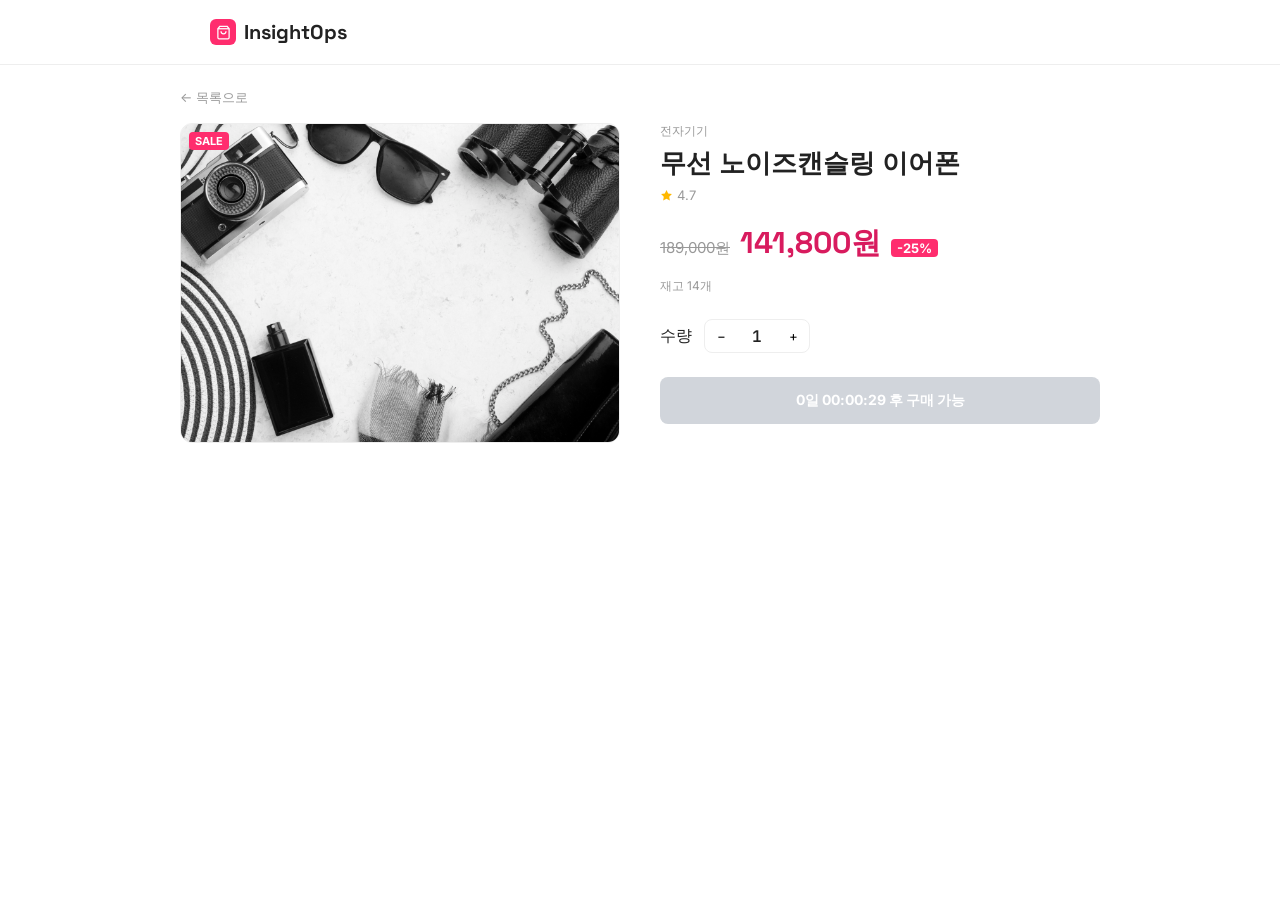
<file: apps/was/frontend/product.html>
<!DOCTYPE html>
<html lang="ko">
<head>
<meta charset="UTF-8" />
<meta name="viewport" content="width=device-width, initial-scale=1.0" />
<title>InsightOps — 상품 상세</title>
<link rel="stylesheet" href="https://fonts.googleapis.com/css2?family=Space+Grotesk:wght@500;700&family=Inter:wght@400;500;600;700&family=JetBrains+Mono:wght@500;700&display=swap">
<link rel="stylesheet" href="css/style.css" />
<style>
  /* 상세 페이지 전용 스타일 */
  .back-link { display: inline-flex; align-items: center; gap: 6px; font-size: 13px; color: var(--sub); margin: 24px 0 16px; }

  .detail-layout { display: grid; grid-template-columns: 1fr 1fr; gap: 40px; }
  .detail-layout .thumb { width: 100%; height: 320px; border-radius: 12px; border: 1px solid var(--line); }

  .category-label { font-size: 12px; color: var(--sub); margin-bottom: 6px; }
  h1.product-title { font-family: 'Space Grotesk', sans-serif; font-weight: 700; font-size: 26px; }
  .rating-row { margin: 6px 0 20px; font-size: 13px; color: var(--sub); display: flex; align-items: center; gap: 4px; }
  .rating-row svg { fill: var(--gold); }

  /* style.css의 .price-line 클래스를 재사용하되 폰트만 크게 */
  .price-line-lg { display: flex; align-items: baseline; gap: 10px; flex-wrap: wrap; }
  .price-line-lg .price-origin { font-size: 15px; }
  .price-line-lg .price-sale { font-size: 30px; }
  .price-line-lg .price-percent { font-size: 13px; }

  .stock-row { margin: 10px 0 0; }

  .qty-row { display: flex; align-items: center; gap: 12px; margin-top: 24px; }
  .qty-control { display: flex; align-items: center; border: 1px solid var(--line); border-radius: 8px; overflow: hidden; }
  .qty-control button { width: 32px; height: 32px; display: flex; align-items: center; justify-content: center; }
  .qty-control span { width: 40px; text-align: center; font-family: 'JetBrains Mono', monospace; font-weight: 600; }

  .buy-btn {
    margin-top: 24px; width: 100%; padding: 14px; border-radius: 8px;
    background: var(--sale); color: #fff; font-weight: 700; font-size: 14px;
  }
  .buy-btn:disabled { background: #D1D5DB; cursor: not-allowed; }

  .result-msg { margin-top: 12px; padding: 10px 12px; border-radius: 8px; font-size: 13px; display: none; }
  .result-msg.ok { background: var(--teal-soft); color: var(--teal); display: flex; }
  .result-msg.fail { background: #FFF1EE; color: var(--sale-deep); display: flex; }

  @media (max-width: 720px) {
    .detail-layout { grid-template-columns: 1fr; }
  }
</style>
</head>
<body>

  <header class="site-header">
    <div class="wrap">
      <a class="logo" href="index.html">
        <span class="mark">
          <svg width="15" height="15" viewBox="0 0 24 24" fill="none" stroke="currentColor" stroke-width="2"><path d="M6 2 3 6v14a2 2 0 0 0 2 2h14a2 2 0 0 0 2-2V6l-3-4Z"/><path d="M3 6h18"/><path d="M16 10a4 4 0 0 1-8 0"/></svg>
        </span>
        InsightOps
      </a>
    </div>
  </header>

  <main class="wrap" style="max-width: 960px;">

    <a class="back-link" href="index.html">← 목록으로</a>

    <div class="detail-layout" id="detail-layout" style="margin-bottom: 60px;"></div>

  </main>

  <script src="js/products.js"></script>
  <script>
    // TODO(백엔드 연동): PRODUCTS.find 대신 GET /products/{id} 호출로 교체.
    // id가 없거나 잘못됐으면 PRODUCTS의 첫 번째 상품으로 대체(fallback).
    const params = new URLSearchParams(location.search);
    const productId = Number(params.get("id")) || PRODUCTS[0].id;
    const product = PRODUCTS.find(p => p.id === productId) || PRODUCTS[0];

    let qty = 1;
    let saleTimer; // 세일 시작 전일 때 구매버튼 문구를 매초 갱신하는 타이머

    // 상품 사진 + 정보(이름/가격/재고/수량/구매버튼)를 통째로 다시 그림.
    // 구매 완료 후, 또는 세일이 막 시작된 순간에 다시 호출해서 화면을 갱신한다.
    function renderDetail() {
      const salePrice = product.onSale ? product.salePrice : null;
      const soldOut = product.stock === 0;
      // 타임세일 상품(onSale)만 시작 시각 잠금이 걸림. 일반 상품은 항상 구매 가능.
      const started = product.onSale ? saleStarted() : true;
      document.getElementById("detail-layout").innerHTML = `
        ${renderThumb(product, 320)}
        <div>
          <div class="category-label">${product.category}</div>
          <h1 class="product-title">${product.name}</h1>
          <div class="rating-row">
            <svg width="13" height="13" viewBox="0 0 24 24"><path d="M12 2l3.1 6.3 6.9 1-5 4.9 1.2 6.8L12 17.8 5.8 21l1.2-6.8-5-4.9 6.9-1z"/></svg>
            ${product.rating}
          </div>
          <div class="price-line-lg">
            ${salePrice ? `<span class="price-origin">${won(product.price)}</span>` : ""}
            <span class="price-sale">${won(salePrice || product.price)}</span>
            ${salePrice ? `<span class="price-percent">-${Math.round((1 - salePrice / product.price) * 100)}%</span>` : ""}
          </div>
          <div class="stock-row">
            ${
              product.stock === 0
                ? '<span class="stock-badge out">품절</span>'
                : product.stock <= 5
                  ? `<span class="stock-badge low">재고 ${product.stock}개 남음</span>`
                  : `<span class="stock-badge">재고 ${product.stock}개</span>`
            }
          </div>

          <div class="qty-row">
            <span>수량</span>
            <div class="qty-control">
              <button id="qty-minus">−</button>
              <span id="qty-val">${qty}</span>
              <button id="qty-plus">+</button>
            </div>
          </div>

          <!-- 품절/세일 시작 전이면 버튼 비활성화. 시작 전엔 saleTick()이 매초 남은시간을 갱신 -->
          <button class="buy-btn" id="buy-btn" ${(soldOut || !started) ? "disabled" : ""}>
            ${
              soldOut
                ? "품절된 상품"
                : !started
                  ? `${formatCountdown(SALE_START - new Date())} 후 구매 가능`
                  : won((salePrice || product.price) * qty) + " 결제하기"
            }
          </button>

          <div class="result-msg" id="result-msg"></div>
        </div>
      `;

      // innerHTML로 새로 그렸기 때문에 버튼 이벤트도 매번 다시 연결
      document.getElementById("qty-minus").onclick = () => { qty = Math.max(1, qty - 1); updateQty(); };
      document.getElementById("qty-plus").onclick = () => { qty = Math.min(99, qty + 1); updateQty(); };
      document.getElementById("buy-btn").onclick = handleBuy;

      // 세일 시작 전이면 매초 남은시간을 갱신하다가, 시작 시각이 되면 renderDetail()을
      // 다시 호출해서 버튼을 정상 구매 상태로 전환함 → 이 순간이 트래픽 몰림 시점.
      clearInterval(saleTimer);
      if (!soldOut && !started) {
        saleTimer = setInterval(saleTick, 1000);
      }
    }

    function saleTick() {
      if (saleStarted()) {
        renderDetail();
        return;
      }
      const btn = document.getElementById("buy-btn");
      if (btn) btn.textContent = `${formatCountdown(SALE_START - new Date())} 후 구매 가능`;
    }

    // 수량만 바뀌었을 때는 전체를 다시 그리지 않고 텍스트/버튼 금액만 갱신.
    // 품절·세일 시작 전 상태에서는 버튼 문구를 건드리지 않음 (가격 문구로 덮어써지는 걸 방지).
    function updateQty() {
      document.getElementById("qty-val").textContent = qty;
      if (product.stock === 0 || (product.onSale && !saleStarted())) return;
      const salePrice = product.onSale ? product.salePrice : null;
      document.getElementById("buy-btn").textContent = won((salePrice || product.price) * qty) + " 결제하기";
    }

    // TODO(백엔드 연동): 아래 재고 차감(product.stock -= qty)을 지우고 POST /orders 호출로
    // 교체할 것. 서버 응답(success/out_of_stock)에 따라 성공/실패 메시지를 분기하면 됨.
    // 지금은 프론트 메모리에서만 차감하는 시뮬레이션이라 새로고침하면 재고가 원상복구됨.
    function handleBuy() {
      const msg = document.getElementById("result-msg");
      if (product.onSale && !saleStarted()) {
        msg.className = "result-msg fail";
        msg.textContent = "아직 세일이 시작되지 않았어요.";
        return;
      }
      if (product.stock <= 0) {
        msg.className = "result-msg fail";
        msg.textContent = "이미 품절된 상품이에요.";
        return;
      }
      if (qty > product.stock) {
        msg.className = "result-msg fail";
        msg.textContent = `재고가 부족해요. 남은 수량 ${product.stock}개.`;
        return;
      }
      product.stock -= qty;
      msg.className = "result-msg ok";
      msg.textContent = `${qty}개 구매가 완료됐어요.`;
      renderDetail();
    }

    renderDetail();
  </script>

</body>
</html>
</file>
<file: apps/was/frontend/css/style.css>
/* ============================================================
   디자인 토큰 (색상 / 폰트) — 홈, 상세 페이지 공용
   ============================================================ */
:root {
  --bg: #FFFFFF;
  --card: #FFFFFF;
  --ink: #222222;
  --sub: #999999;       /* 보조 글자색 (설명, 재고 텍스트 등 톤 다운용) */
  --line: #EEEEEE;      /* 구분선/테두리 색, 썸네일 로딩 전 배경색으로도 사용 */
  --sale: #FF2D6E;      /* 세일 강조색 (뱃지, 로고, 버튼 배경) */
  --sale-deep: #D81B5E; /* --sale보다 진한 톤. 텍스트(할인가, 재고부족 등)에 사용 */
  --gold: #FFB800;
  --teal: #1a1a1a;      /* 구매 성공 메시지 글자색 */
  --teal-soft: #FFE6EF; /* 구매 성공 메시지 배경색 */
}

* { margin: 0; padding: 0; box-sizing: border-box; }

body {
  background: var(--bg);
  color: var(--ink);
  font-family: 'Inter', -apple-system, "Malgun Gothic", sans-serif;
}

a { color: inherit; text-decoration: none; }
button { font-family: inherit; border: none; background: none; cursor: pointer; }

/* 콘텐츠 최대 너비를 잡고 가운데 정렬하는 공통 컨테이너. 헤더/카운트다운/본문에서 반복 사용 */
.wrap { max-width: 900px; margin: 0 auto; padding: 0 20px; }

/* ---------------- 남은시간 카운트다운 (검정 박스) ---------------- */
.countdown-section { border-bottom: 1px solid var(--line); }
.countdown-section .wrap {
  display: flex; align-items: center; justify-content: center;
  gap: 10px; height: 56px; font-size: 14px;
}
.countdown-section .label { font-weight: 600; margin-right: 4px; }
.countdown-section .box { /* 일/시/분/초 박스 (index.html의 #cd-days 등) */
  display: inline-block; min-width: 32px; padding: 4px 7px;
  background: #1a1a1a; color: #fff;
  font-family: 'JetBrains Mono', monospace; font-weight: 700;
  text-align: center; border-radius: 4px;
}
.countdown-section .colon { font-weight: 700; }

/* ---------------- 헤더 ---------------- */
.site-header { background: var(--card); border-bottom: 1px solid var(--line); }
.site-header .wrap { display: flex; align-items: center; justify-content: space-between; height: 64px; }
.logo { display: flex; align-items: center; gap: 8px; font-family: 'Space Grotesk', sans-serif; font-weight: 700; font-size: 20px; }
.logo .mark { width: 26px; height: 26px; background: var(--sale); border-radius: 6px; display: flex; align-items: center; justify-content: center; color: #fff; }

/* ---------------- 상품 썸네일 (js/products.js의 renderThumb()이 만듦) ---------------- */
.thumb {
  position: relative;       /* SALE 뱃지를 absolute로 배치하기 위한 기준점 */
  overflow: hidden;
  background: var(--line);  /* 이미지 로딩 전/실패 시 보이는 배경색 */
}
.thumb img { width: 100%; height: 100%; object-fit: cover; display: block; }
.badge-sale {
  position: absolute; top: 8px; left: 8px;
  background: var(--sale); color: #fff; font-size: 11px; font-weight: 700;
  padding: 2px 6px; border-radius: 4px;
}

/* ---------------- 가격 표시 (원가/할인가/할인율) ---------------- */
/* onSale인 상품만 origin(원가, 취소선)과 percent(할인율 뱃지)가 같이 렌더링됨.
   product.html의 .price-line-lg가 이 클래스들을 재사용하며 폰트만 키움. */
.price-line { display: flex; align-items: baseline; gap: 8px; flex-wrap: wrap; }
.price-origin { color: var(--sub); font-size: 13px; text-decoration: line-through; }
.price-sale { font-family: 'Space Grotesk', sans-serif; font-weight: 700; color: var(--sale-deep); }
.price-percent {
  background: var(--sale); color: #fff; font-size: 11px; font-weight: 700;
  padding: 1px 6px; border-radius: 4px;
}

/* ---------------- 재고 뱃지 ---------------- */
/* js에서 stock 값에 따라 .low(5개 이하) / .out(0개) 클래스를 조건부로 붙임 */
.stock-badge { font-size: 12px; color: var(--sub); }
.stock-badge.low { color: var(--sale-deep); font-weight: 600; background: #FFF1EE; padding: 2px 8px; border-radius: 4px; }
.stock-badge.out { color: var(--sub); background: #F3F4F6; padding: 2px 8px; border-radius: 4px; }

/* ---------------- 별점 ---------------- */
.rating { font-size: 12px; color: var(--sub); display: flex; align-items: center; gap: 3px; }
.rating svg { fill: var(--gold); }
</file>
